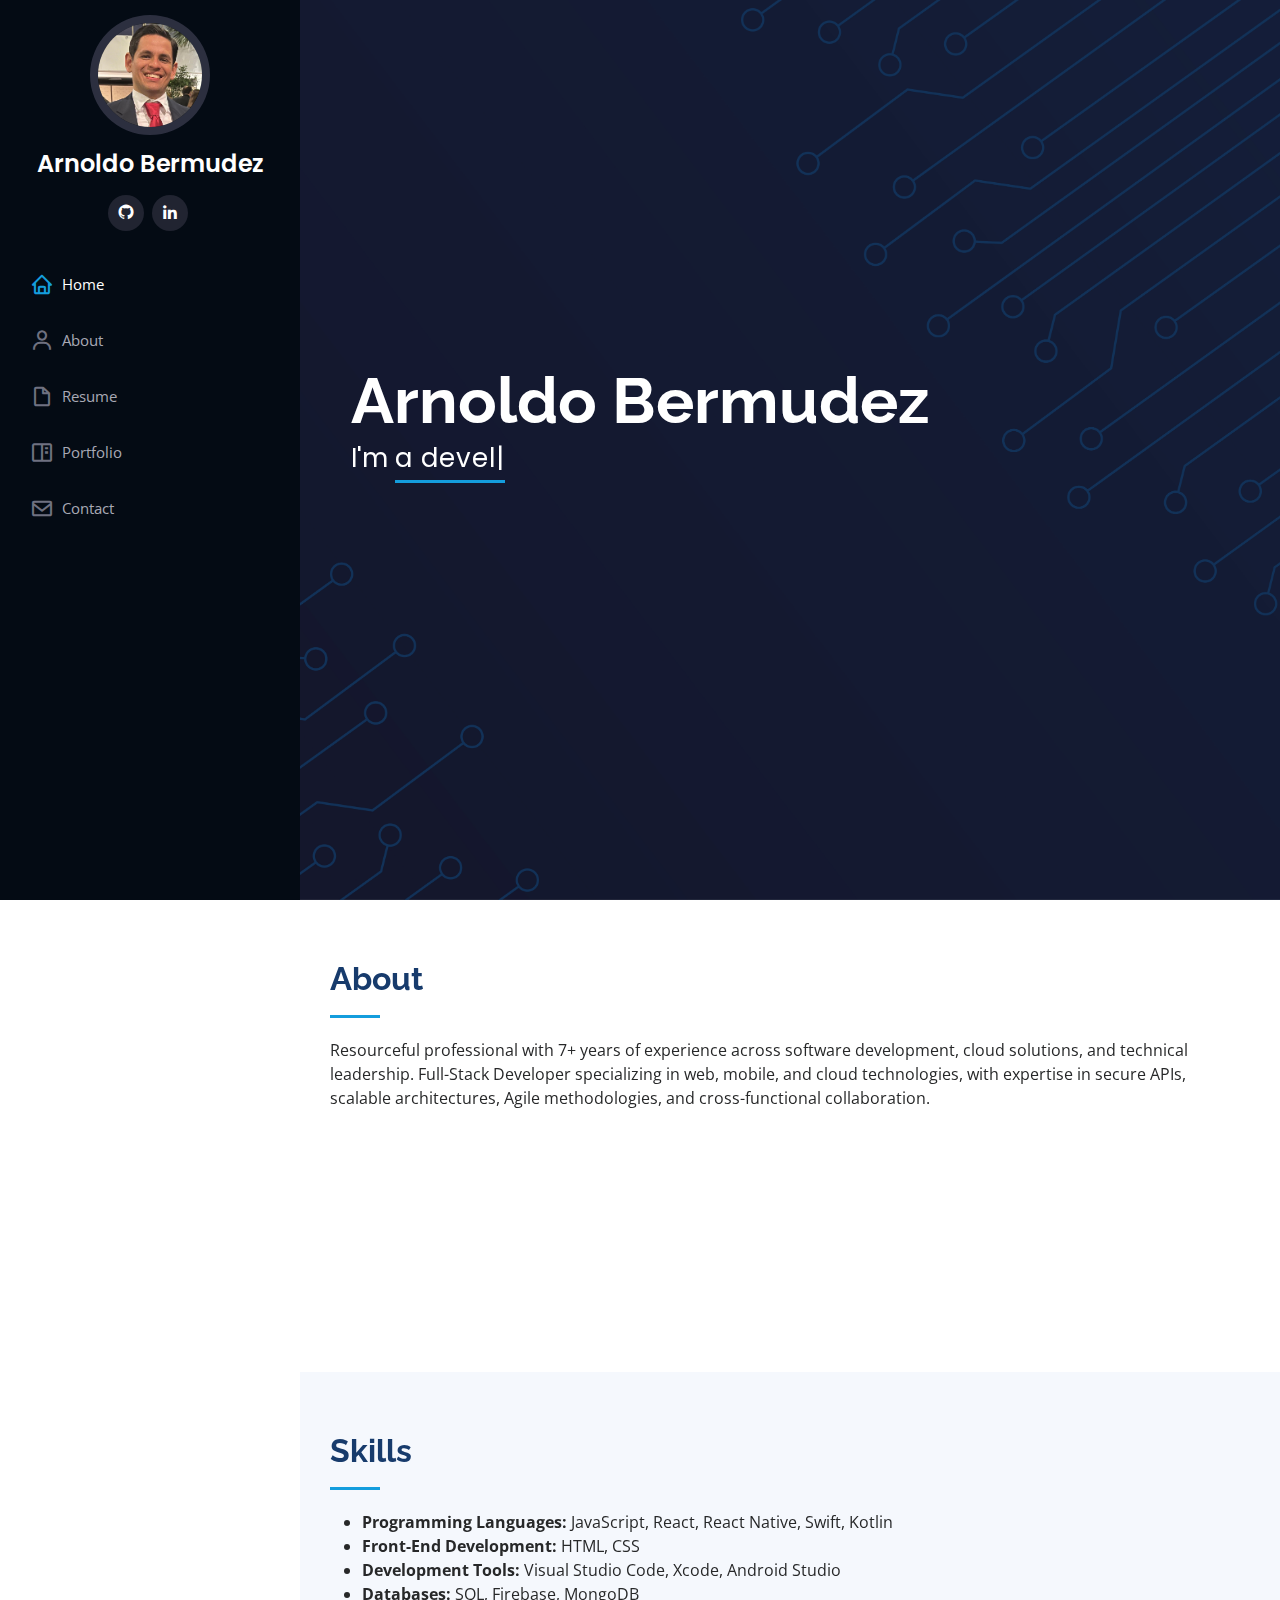
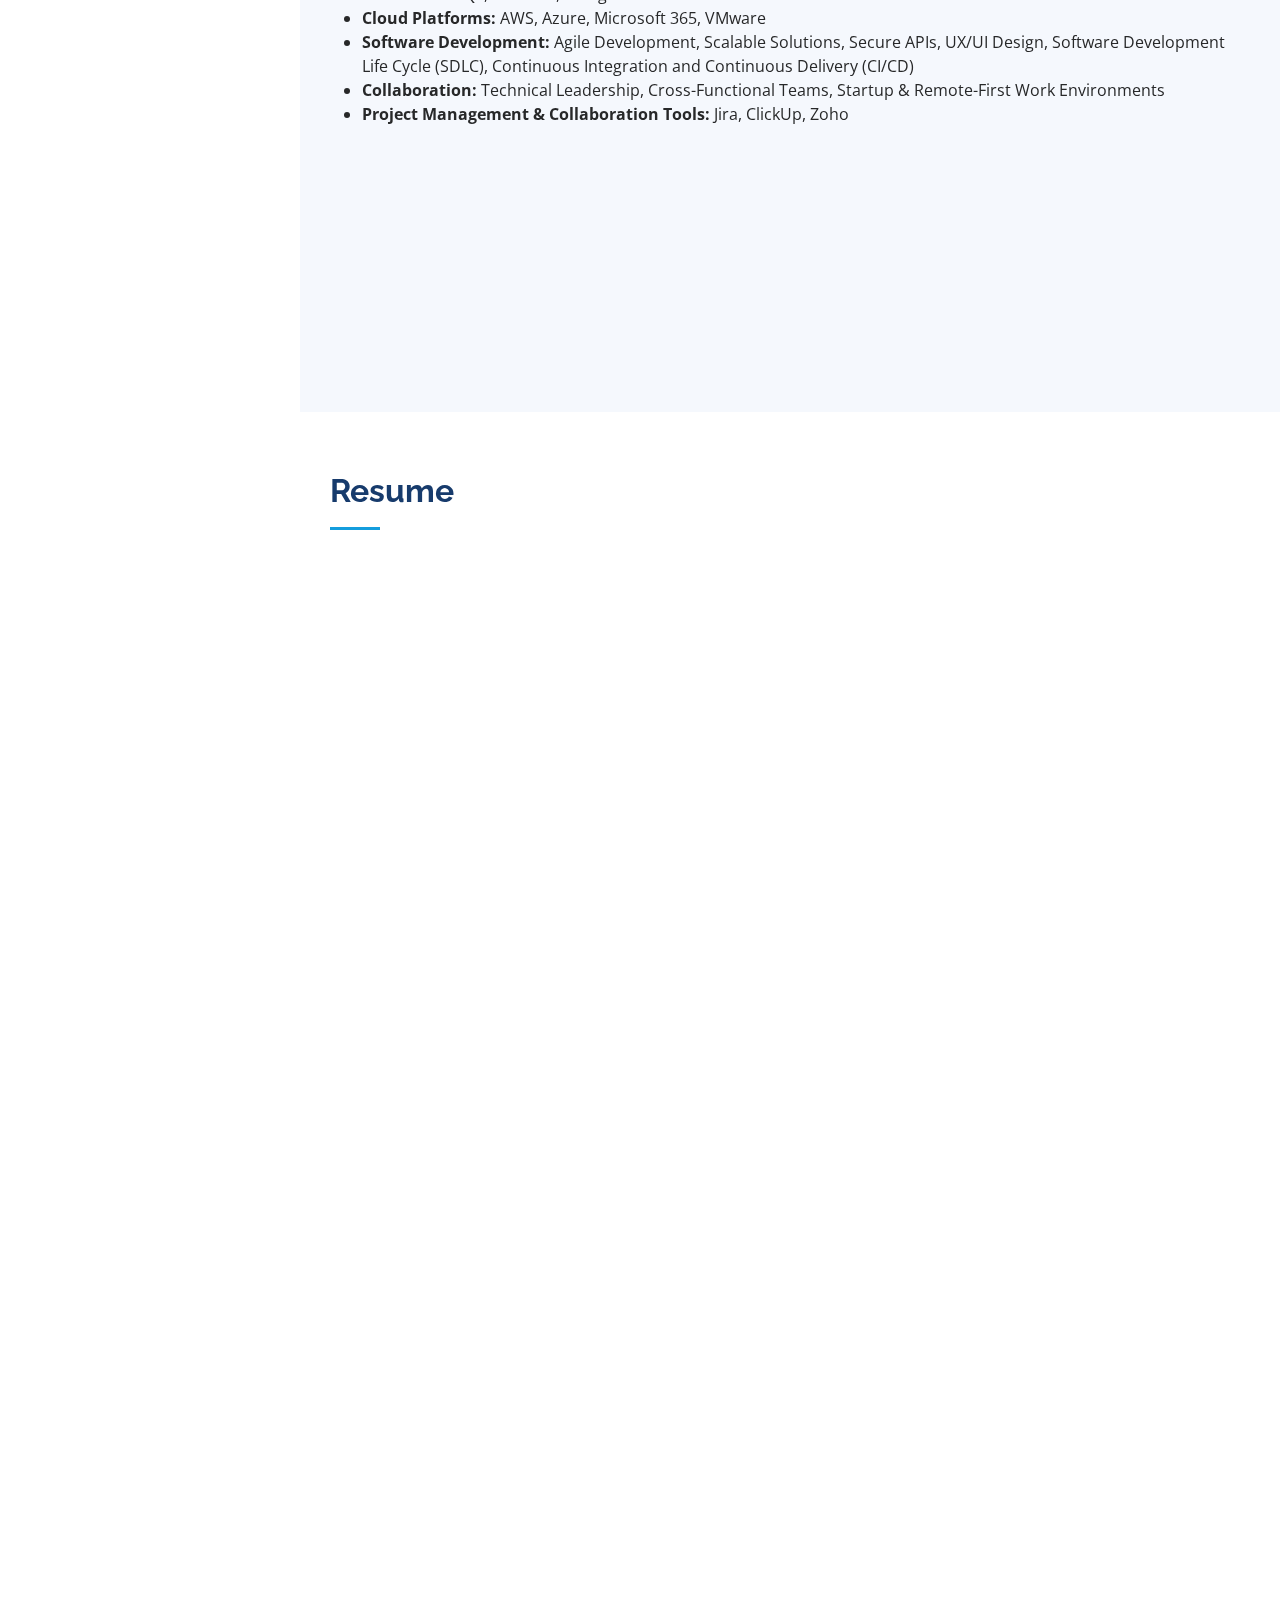
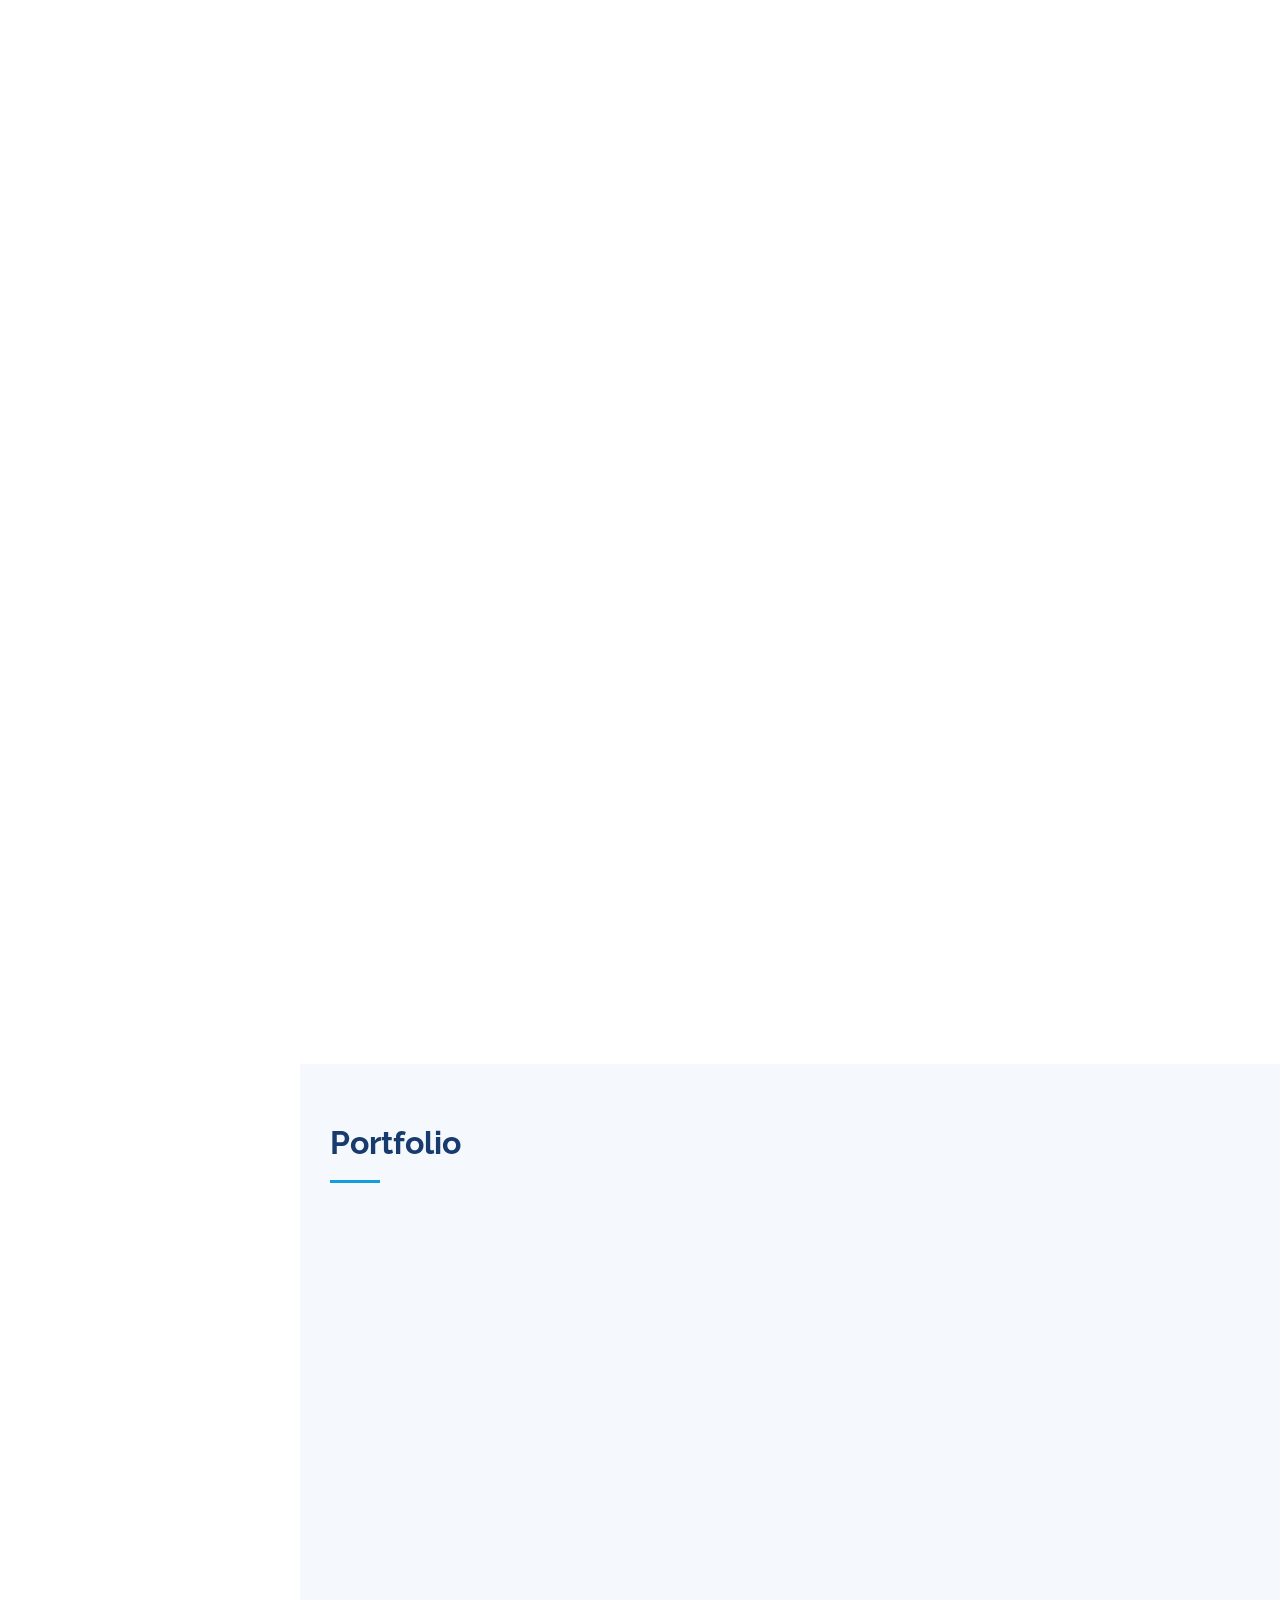
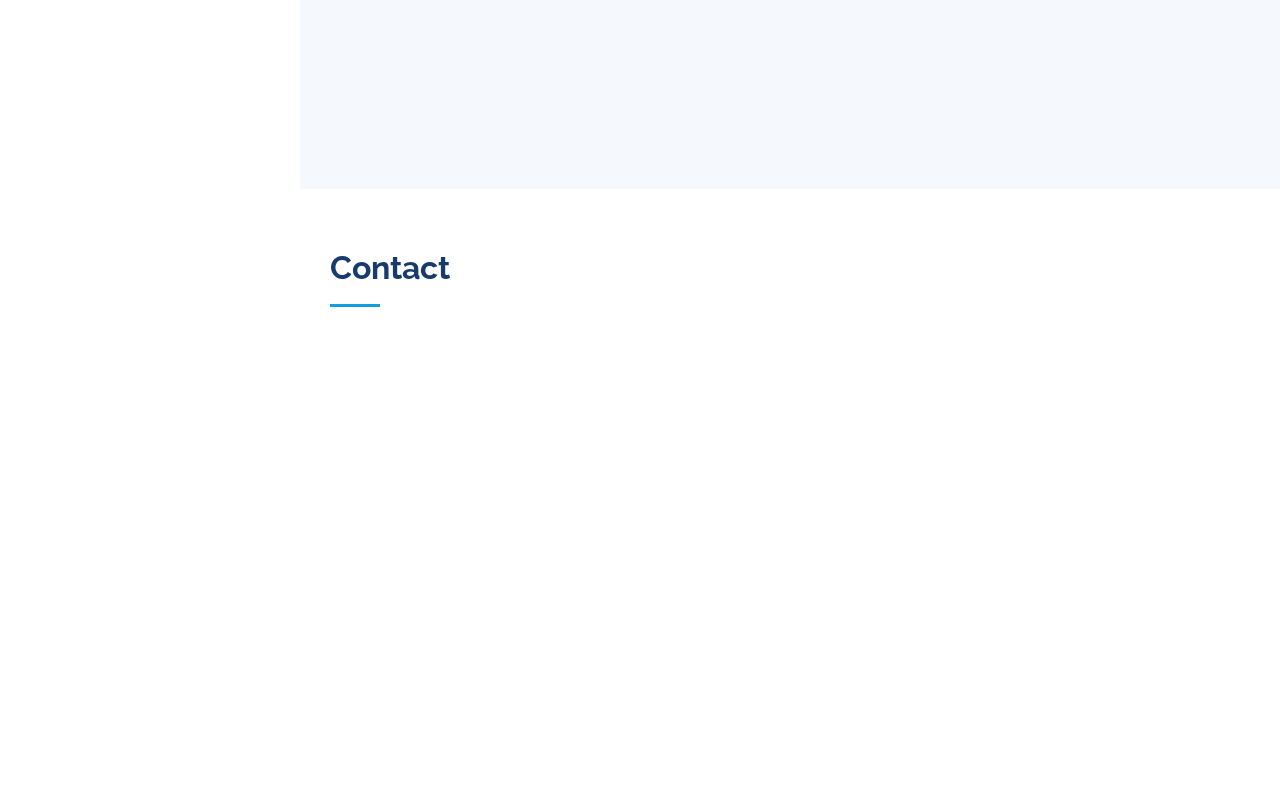
<file: index.html>
<!DOCTYPE html>
<html lang="en">

<head>
  <meta charset="utf-8">
  <meta content="width=device-width, initial-scale=1.0" name="viewport">

  <title>Arnoldo Bermudez Portfolio Website</title>
  <meta content="" name="description">
  <meta content="" name="keywords">

  <!-- Favicons -->
  <link href="assets/img/favicon.png" rel="icon">
  <link href="assets/img/apple-touch-icon.png" rel="apple-touch-icon">

  <!-- Google Fonts -->
  <link
    href="https://fonts.googleapis.com/css?family=Open+Sans:300,300i,400,400i,600,600i,700,700i|Raleway:300,300i,400,400i,500,500i,600,600i,700,700i|Poppins:300,300i,400,400i,500,500i,600,600i,700,700i"
    rel="stylesheet">

  <!-- Vendor CSS Files -->
  <link href="assets/vendor/aos/aos.css" rel="stylesheet">
  <link href="assets/vendor/bootstrap/css/bootstrap.min.css" rel="stylesheet">
  <link href="assets/vendor/bootstrap-icons/bootstrap-icons.css" rel="stylesheet">
  <link href="assets/vendor/boxicons/css/boxicons.min.css" rel="stylesheet">
  <link href="assets/vendor/glightbox/css/glightbox.min.css" rel="stylesheet">
  <link href="assets/vendor/swiper/swiper-bundle.min.css" rel="stylesheet">

  <!-- Template Main CSS File -->
  <link href="assets/css/style.css" rel="stylesheet">

  <!-- =======================================================
  * Template Name: iPortfolio
  * Updated: Sep 18 2023 with Bootstrap v5.3.2
  * Template URL: https://bootstrapmade.com/iportfolio-bootstrap-portfolio-websites-template/
  * Author: BootstrapMade.com
  * License: https://bootstrapmade.com/license/
  ======================================================== -->
</head>

<body>

  <!-- ======= Mobile nav toggle button ======= -->
  <i class="bi bi-list mobile-nav-toggle d-xl-none"></i>

  <!-- ======= Header ======= -->
  <header id="header">
    <div class="d-flex flex-column">

      <div class="profile">
        <img src="assets/img/arnoldopic.jpg" alt="" class="img-fluid rounded-circle">
        <h1 class="text-light"><a href="index.html">Arnoldo Bermudez</a></h1>
        <div class="social-links mt-3 text-center">
          <a href="https://github.com/armabecu" target="_blank" class="github"><i class="bx bxl-github"></i></a>
          <a href="https://www.linkedin.com/in/arnoldo-m-bermudez-371217135/" target="_blank" class="linkedin"><i
              class="bx bxl-linkedin"></i></a>
        </div>
      </div>

      <nav id="navbar" class="nav-menu navbar">
        <ul>
          <li><a href="#hero" class="nav-link scrollto active"><i class="bx bx-home"></i> <span>Home</span></a></li>
          <li><a href="#about" class="nav-link scrollto"><i class="bx bx-user"></i> <span>About</span></a></li>
          <li><a href="#resume" class="nav-link scrollto"><i class="bx bx-file-blank"></i> <span>Resume</span></a></li>
          <li><a href="#portfolio" class="nav-link scrollto"><i class="bx bx-book-content"></i>
              <span>Portfolio</span></a></li>
          <li><a href="#contact" class="nav-link scrollto"><i class="bx bx-envelope"></i> <span>Contact</span></a></li>
        </ul>
      </nav><!-- .nav-menu -->
    </div>
  </header><!-- End Header -->

  <!-- ======= Hero Section ======= -->
  <section id="hero" class="d-flex flex-column justify-content-center align-items-center">
    <div class="hero-container" data-aos="fade-in">
      <h1>Arnoldo Bermudez</h1>
      <p>I'm <span class="typed" data-typed-items="a developer, an Engineer, a problem Solver"></span></p>
    </div>
  </section><!-- End Hero -->

  <main id="main">

    <!-- ======= About Section ======= -->
    <section id="about" class="about">
      <div class="container">

        <div class="section-title">
          <h2>About</h2>
          <p>Resourceful professional with 7+ years of experience across software development, cloud solutions, and technical
leadership. Full-Stack Developer specializing in web, mobile, and cloud technologies, with expertise in secure APIs,
scalable architectures, Agile methodologies, and cross-functional collaboration. </p>
        </div>

        <div class="row">
          <!-- <div class="col-lg-4" data-aos="fade-right">
            <img src="assets/img/profile-img.jpg" class="img-fluid" alt="">
          </div> -->
          <div class="col-lg-8 pt-4 pt-lg-0 content" data-aos="fade-left">
            <h3>App and Web Developer.</h3>
            <div class="row">
              <div class="col-lg-6">
                <ul>
                  <li><i class="bi bi-chevron-right"></i> <strong>Birthday:</strong> <span>August 29th, 1996</span></li>
                  <!-- <li><i class="bi bi-chevron-right"></i> <strong>Website:</strong> <span>www.example.com</span></li> -->
                  <li><i class="bi bi-chevron-right"></i> <strong>Phone:</strong> <span>+1 437 313 5566</span></li>
                  <li><i class="bi bi-chevron-right"></i> <strong>City:</strong> <span>Toronto, Canada</span></li>
                </ul>
              </div>
              <div class="col-lg-6">
                <ul>
                  <li><i class="bi bi-chevron-right"></i> <strong>Age:</strong> <span>28</span></li>
                  <!-- <li><i class="bi bi-chevron-right"></i> <strong>Degree:</strong> <span>Master</span></li> -->
                  <li><i class="bi bi-chevron-right"></i> <strong>Email:</strong> <span>armabecu@gmail.com</span></li>
                  <li><i class="bi bi-chevron-right"></i> <strong>Freelance:</strong> <span>Available</span></li>
                </ul>
              </div>
            </div>
          </div>
        </div>

      </div>
    </section><!-- End About Section -->

    <!-- ======= Skills Section ======= -->
    <section id="skills" class="skills section-bg">
      <div class="container">

        <div class="section-title">
          <h2>Skills</h2>
          <ul>

<li><strong>Programming Languages:</strong> JavaScript, React, React Native, Swift, Kotlin</li>
<li><strong>Front-End Development:</strong> HTML, CSS</li>
<li><strong>Development Tools:</strong> Visual Studio Code, Xcode, Android Studio</li>
<li><strong>Databases:</strong> SQL, Firebase, MongoDB</li>
<li><strong>Cloud Platforms:</strong> AWS, Azure, Microsoft 365, VMware</li>
<li><strong>Software Development:</strong> Agile Development, Scalable Solutions, Secure APIs, UX/UI Design, Software Development Life Cycle (SDLC), Continuous Integration and Continuous Delivery (CI/CD)</li>
<li><strong>Collaboration:</strong> Technical Leadership, Cross-Functional Teams, Startup & Remote-First Work Environments</li>
<li><strong>Project Management & Collaboration Tools:</strong> Jira, ClickUp, Zoho</li>


          </ul>


        </div>

        <div class="row skills-content">

          <div class="col-lg-6" data-aos="fade-up">

            <div class="progress">
              <span class="skill">Kotlin <i class="val">80%</i></span>
              <div class="progress-bar-wrap">
                <div class="progress-bar" role="progressbar" aria-valuenow="80" aria-valuemin="0" aria-valuemax="100">
                </div>
              </div>
            </div>

            <div class="progress">
              <span class="skill">Swift <i class="val">90%</i></span>
              <div class="progress-bar-wrap">
                <div class="progress-bar" role="progressbar" aria-valuenow="90" aria-valuemin="0" aria-valuemax="100">
                </div>
              </div>
            </div>

            <div class="progress">
              <span class="skill">JavaScript <i class="val">90%</i></span>
              <div class="progress-bar-wrap">
                <div class="progress-bar" role="progressbar" aria-valuenow="90" aria-valuemin="0" aria-valuemax="100">
                </div>
              </div>
            </div>

          </div>

          <div class="col-lg-6" data-aos="fade-up" data-aos-delay="100">

            <div class="progress">
              <span class="skill">React Native <i class="val">90%</i></span>
              <div class="progress-bar-wrap">
                <div class="progress-bar" role="progressbar" aria-valuenow="90" aria-valuemin="0" aria-valuemax="100">
                </div>
              </div>
            </div>

            <div class="progress">
              <span class="skill">WordPress <i class="val">80%</i></span>
              <div class="progress-bar-wrap">
                <div class="progress-bar" role="progressbar" aria-valuenow="80" aria-valuemin="0" aria-valuemax="100">
                </div>
              </div>
            </div>

            <div class="progress">
              <span class="skill">HTML/CSS <i class="val">55%</i></span>
              <div class="progress-bar-wrap">
                <div class="progress-bar" role="progressbar" aria-valuenow="85" aria-valuemin="0" aria-valuemax="100">
                </div>
              </div>
            </div>

          </div>

        </div>

      </div>
    </section><!-- End Skills Section -->

    <!-- ======= Resume Section ======= -->
    <section id="resume" class="resume">
      <div class="container">

        <div class="section-title">
          <h2>Resume</h2>
        </div>

        <div class="row">
          <div class="col-lg-6" data-aos="fade-up">
            <h3 class="resume-title">Summary</h3>
            <div class="resume-item pb-0">
              <h4>Arnoldo Bermudez</h4>
              <p><em>Mobile App Developer and Information Systems Engineer. A hard-working and self-motivated individual,
                  well-versed in full stack web and mobile app development</em></p>
              <ul>
                <li>Toronto, Ontario, Canada</li>
                <li>+1 437 313 5566</li>
                <li>armabecu@gmail.com</li>
              </ul>
            </div>

            <h3 class="resume-title">Education</h3>
            <div class="resume-item">
    <h4>Cloud Computing Technologies Program (Postgraduate)</h4>
    <h5>Jan 2024 – Dec 2024</h5>
    <p><em>George Brown College - Toronto, Ontario</em></p>
    <h6>KEY Courses/Concepts:</h6>
    <ul>
        <li>Specialized in cloud-based application architecture, AWS & Microsoft Azure, network security, and Windows/Linux server management.</li>
        <li>Designed and deployed scalable cloud solutions using Azure and AWS services.</li>
    </ul>
</div>

            <div class="resume-item">
              <h4>Mobile Application Development and Strategy (Postgraduate)</h4>
              <h5>Jan 2023 - Dec 2023</h5>
              <p><em>George Brown College - Toronto, Ontario</em></p>
              <h6>KEY Courses/concepts:</h6>
              <ul>
                <li>Advanced Android Development: Advanced topics on Android development, such as working with
                  databases, handling background tasks, proper usage of the application lifecycle and integrating APIs.
                </li>
                <li>Full Stack Development: Overview of full stack development, which involved working on both the
                  client-side and server-side of applications. It covered topics such as front-end frameworks, back-end
                  programming languages, and database management.
                </li>
                <li>Swift Fundamentals: Swift is the programming language used for iOS app development. This course
                  covered the basics of Swift programming, including syntax, data types, and control flow
                </li>
              </ul>
            </div>
            <div class="resume-item">
              <h4>Bachelor of Information Systems Engineering</h4>
              <h5>Aug 2015 - Feb 2020</h5>
              <p><em>Universidad Americana (UAM) - Managua, Nicaragua</em></p>
              <ul>
                <li>This major was designed to train professionals to design and manage communication networks, develop
                  software applications, implement and administer databases, and ensure computer security systems, while
                  also providing knowledge in auditing information systems.
                </li>
              </ul>
            </div>
          </div>
          <div class="col-lg-6" data-aos="fade-up" data-aos-delay="100">
            <h3 class="resume-title">Professional Experience</h3>
            <div class="resume-item">
    <h4>Front-End Developer | Mobile Application Development Lead (Internship)</h4>
    <h5>Sep 2024 – Dec 2024</h5>
    <p><em>BizBridge | Toronto, Ontario</em></p>
    <ul>
        <li>Researched and implemented new technologies to enhance application performance and functionality.</li>
        <li>Developed and optimized web-based user interfaces using React.js and JavaScript (ES6+).</li>
        <li>Integrated RESTful APIs for seamless data exchange, improving system efficiency.</li>
        <li>Modified and maintained technical documentation to reflect software design updates.</li>
        <li>Participated in Agile sprint planning and daily stand-ups, effectively collaborating with cross-functional teams.</li>
    </ul>
</div>

            <div class="resume-item">
              <h4>Co-Founder/Customer Success Manager</h4>
              <h5>Dec 2020 - Present</h5>
              <p><em>DexHive Solutions Inc - Managua, Nicaragua</em></p>
              <ul>
                <li>Established a customer service company from scratch resulting in obtaining a major client in the
                  first few months. </li>
                <li>Trained the first wave of agents specifically in troubleshooting skills, resulting in high-quality
                  service for our client.</li>
                <li>Developed and implemented industry-relevant automations that allow the company to analyze efficiency
                  and performance.</li>
                <li>Currently managing 32 employees remotely </li>
                <li>Regularly planning meetings to maintain communication with team members and engage in discussions
                  regarding performance.</li>
                <li>Consistently staying up to date with industry-relevant technologies and frameworks. </li>
              </ul>
            </div>
            <div class="resume-item">
  <h4>Information Systems Analyst Consultant</h4>
  <h5>Nov 2020 - Jan 2023</h5>
  <p><em>Web Line World - Managua, Nicaragua (Hybrid)</em></p>
  <ul>
    <li>Analyzed business processes, aligning IT solutions with client needs and increasing operational efficiency by 30%.</li>
    <li>Supported the planning and implementation of scalable cloud-based systems, improving system performance and adaptability by 40%.</li>
    <li>Researched and recommended emerging technologies, optimizing business operations and enhancing competitiveness by 25%.</li>
  </ul>
</div>

            <div class="resume-item">
              <h4>Information Systems Programmer</h4>
              <h5>Jan 2017 - Nov 2020</h5>
              <p><em>Responsive Answering Service/Managua Call Center - Managua, Nicaragua</em></p>
              <ul>
                <li>Developed over 100+ algorithms tailored to each client's needs by applying logical concepts to
                  provide the most efficient service.</li>
                <li>Diagnosed multiple system errors which resulted in enhanced system stability and reliability.</li>
                <li>Troubleshooted and tested accounts in a timely manner to prevent any major system disruption.</li>
                <li>Accomplished a major system migration that resulted in increased security, improved functionality
                  and business agility. </li>
                <li>Maintained effective communication with other relevant departments, such as sales, marketing, and
                  managers, to discuss and implement business strategies relevant to the position.</li>
              </ul>
            </div>
          </div>
        </div>

      </div>
    </section><!-- End Resume Section -->

    <!-- ======= Portfolio Section ======= -->
    <section id="portfolio" class="portfolio section-bg">
      <div class="container">

        <div class="section-title">
          <h2>Portfolio</h2>
        </div>

        <!-- <div class="row" data-aos="fade-up">
          <div class="col-lg-12 d-flex justify-content-center">
            <ul id="portfolio-flters">
              <li data-filter="*" class="filter-active">All</li>
              <li data-filter=".filter-app">App</li>
              <li data-filter=".filter-card">Card</li>
              <li data-filter=".filter-web">Web</li>
            </ul>
          </div>
        </div> -->

        <div class="row portfolio-container" data-aos="fade-up" data-aos-delay="100">

          <div class="col-lg-4 col-md-6 portfolio-item filter-app">
            <div class="portfolio-wrap">
              <img src="assets/img/portfolio/sportlyst.jpg" class="img-fluid" alt="">
              <div class="portfolio-links">
                <a href="assets/img/portfolio/sportlyst.jpg" data-gallery="portfolioGallery"
                  class="portfolio-lightbox" title="Sportlyst App"><i class="bx bx-plus"></i></a>
                <a href="https://github.com/AayRatt/Sportlyst" target="_blank" title="See project in Github"><i class="bx bx-link"></i></a>
              </div>
            </div>
          </div>

          <div class="col-lg-4 col-md-6 portfolio-item filter-web">
            <div class="portfolio-wrap">
              <img src="assets/img/portfolio/rental.jpg" class="img-fluid" alt="">
              <div class="portfolio-links">
                <a href="assets/img/portfolio/rental.jpg" data-gallery="portfolioGallery"
                  class="portfolio-lightbox" title="Car Rental App"><i class="bx bx-plus"></i></a>
                <a href="https://github.com/armabecu/UserApp" target="_blank" title="See project in Github"><i class="bx bx-link"></i></a>
              </div>
            </div>
          </div>

          <div class="col-lg-4 col-md-6 portfolio-item filter-app">
            <div class="portfolio-wrap">
              <img src="assets/img/portfolio/seatgeek.jpg" class="img-fluid" alt="">
              <div class="portfolio-links">
                <a href="assets/img/portfolio/seatgeek.jpg" data-gallery="portfolioGallery"
                  class="portfolio-lightbox" title="Event Finder App"><i class="bx bx-plus"></i></a>
                <a href="https://github.com/armabecu"  target="_blank" title="See project in Github"><i class="bx bx-link"></i></a>
              </div>
            </div>
          </div>

          <div class="col-lg-4 col-md-6 portfolio-item filter-card">
            <div class="portfolio-wrap">
              <img src="assets/img/portfolio/parks.jpg" class="img-fluid" alt="">
              <div class="portfolio-links">
                <a href="assets/img/portfolio/parks.jpg" data-gallery="portfolioGallery"
                  class="portfolio-lightbox" title="National Parks App"><i class="bx bx-plus"></i></a>
                <a href="https://github.com/armabecu/USNationalParks" target="_blank"  title="See project in Github"><i class="bx bx-link"></i></a>
              </div>
            </div>
          </div>

          <!-- <div class="col-lg-4 col-md-6 portfolio-item filter-web">
            <div class="portfolio-wrap">
              <img src="assets/img/portfolio/portfolio-5.jpg" class="img-fluid" alt="">
              <div class="portfolio-links">
                <a href="assets/img/portfolio/portfolio-5.jpg" data-gallery="portfolioGallery"
                  class="portfolio-lightbox" title="Web 2"><i class="bx bx-plus"></i></a>
                <a href="portfolio-details.html" title="See project in Github"><i class="bx bx-link"></i></a>
              </div>
            </div>
          </div> -->

          <!-- <div class="col-lg-4 col-md-6 portfolio-item filter-app">
            <div class="portfolio-wrap">
              <img src="assets/img/portfolio/portfolio-6.jpg" class="img-fluid" alt="">
              <div class="portfolio-links">
                <a href="assets/img/portfolio/portfolio-6.jpg" data-gallery="portfolioGallery"
                  class="portfolio-lightbox" title="App 3"><i class="bx bx-plus"></i></a>
                <a href="portfolio-details.html" title="See project in Github"><i class="bx bx-link"></i></a>
              </div>
            </div>
          </div>

          <div class="col-lg-4 col-md-6 portfolio-item filter-card">
            <div class="portfolio-wrap">
              <img src="assets/img/portfolio/portfolio-7.jpg" class="img-fluid" alt="">
              <div class="portfolio-links">
                <a href="assets/img/portfolio/portfolio-7.jpg" data-gallery="portfolioGallery"
                  class="portfolio-lightbox" title="Card 1"><i class="bx bx-plus"></i></a>
                <a href="portfolio-details.html" title="See project in Github"><i class="bx bx-link"></i></a>
              </div>
            </div>
          </div>

          <div class="col-lg-4 col-md-6 portfolio-item filter-card">
            <div class="portfolio-wrap">
              <img src="assets/img/portfolio/portfolio-8.jpg" class="img-fluid" alt="">
              <div class="portfolio-links">
                <a href="assets/img/portfolio/portfolio-8.jpg" data-gallery="portfolioGallery"
                  class="portfolio-lightbox" title="Card 3"><i class="bx bx-plus"></i></a>
                <a href="portfolio-details.html" title="See project in Github"><i class="bx bx-link"></i></a>
              </div>
            </div>
          </div>

          <div class="col-lg-4 col-md-6 portfolio-item filter-web">
            <div class="portfolio-wrap">
              <img src="assets/img/portfolio/portfolio-9.jpg" class="img-fluid" alt="">
              <div class="portfolio-links">
                <a href="assets/img/portfolio/portfolio-9.jpg" data-gallery="portfolioGallery"
                  class="portfolio-lightbox" title="Web 3"><i class="bx bx-plus"></i></a>
                <a href="portfolio-details.html" title="See project in Github"><i class="bx bx-link"></i></a>
              </div>
            </div>
          </div> -->

        </div>

      </div>
    </section><!-- End Portfolio Section -->

    <!-- ======= Contact Section ======= -->
    <section id="contact" class="contact">
      <div class="container">

        <div class="section-title">
          <h2>Contact</h2>
        </div>

        <div class="row" data-aos="fade-in">

          <div class="col-lg-5 d-flex align-items-stretch">
            <div class="info">
              <div class="address">
                <i class="bi bi-geo-alt"></i>
                <h4>Location:</h4>
                <p>Toronto, Ontario</p>
              </div>

              <div class="email">
                <i class="bi bi-envelope"></i>
                <h4>Email:</h4>
                <p>armabecu@gmail.com</p>
              </div>

              <div class="phone">
                <i class="bi bi-phone"></i>
                <h4>Call:</h4>
                <p>+1 437 313 5566</p>
              </div>
            </div>

          </div>

          <!-- <div class="col-lg-7 mt-5 mt-lg-0 d-flex align-items-stretch">
            <form action="forms/contact.php" method="post" role="form" class="php-email-form">
              <div class="row">
                <div class="form-group col-md-6">
                  <label for="name">Your Name</label>
                  <input type="text" name="name" class="form-control" id="name" required>
                </div>
                <div class="form-group col-md-6">
                  <label for="name">Your Email</label>
                  <input type="email" class="form-control" name="email" id="email" required>
                </div>
              </div>
              <div class="form-group">
                <label for="name">Subject</label>
                <input type="text" class="form-control" name="subject" id="subject" required>
              </div>
              <div class="form-group">
                <label for="name">Message</label>
                <textarea class="form-control" name="message" rows="10" required></textarea>
              </div>
              <div class="my-3">
                <div class="loading">Loading</div>
                <div class="error-message"></div>
                <div class="sent-message">Your message has been sent. Thank you!</div>
              </div>
              <div class="text-center"><button type="submit">Send Message</button></div>
            </form>
          </div> -->

        </div>

      </div>
    </section><!-- End Contact Section -->

  </main><!-- End #main -->

  <!-- ======= Footer ======= -->
  <footer id="footer">
    <div class="container">
      <div class="copyright">
        &copy; Copyright <strong><span>iPortfolio</span></strong>
      </div>
      <div class="credits">
        <!-- All the links in the footer should remain intact. -->
        <!-- You can delete the links only if you purchased the pro version. -->
        <!-- Licensing information: https://bootstrapmade.com/license/ -->
        <!-- Purchase the pro version with working PHP/AJAX contact form: https://bootstrapmade.com/iportfolio-bootstrap-portfolio-websites-template/ -->
        Designed by <a href="https://bootstrapmade.com/">BootstrapMade</a>
      </div>
    </div>
  </footer><!-- End  Footer -->

  <a href="#" class="back-to-top d-flex align-items-center justify-content-center"><i
      class="bi bi-arrow-up-short"></i></a>

  <!-- Vendor JS Files -->
  <script src="assets/vendor/purecounter/purecounter_vanilla.js"></script>
  <script src="assets/vendor/aos/aos.js"></script>
  <script src="assets/vendor/bootstrap/js/bootstrap.bundle.min.js"></script>
  <script src="assets/vendor/glightbox/js/glightbox.min.js"></script>
  <script src="assets/vendor/isotope-layout/isotope.pkgd.min.js"></script>
  <script src="assets/vendor/swiper/swiper-bundle.min.js"></script>
  <script src="assets/vendor/typed.js/typed.umd.js"></script>
  <script src="assets/vendor/waypoints/noframework.waypoints.js"></script>
  <script src="assets/vendor/php-email-form/validate.js"></script>

  <!-- Template Main JS File -->
  <script src="assets/js/main.js"></script>

</body>

</html>
</file>
<file: assets/css/style.css>
/**
* Template Name: iPortfolio
* Updated: Sep 18 2023 with Bootstrap v5.3.2
* Template URL: https://bootstrapmade.com/iportfolio-bootstrap-portfolio-websites-template/
* Author: BootstrapMade.com
* License: https://bootstrapmade.com/license/
*/

/*--------------------------------------------------------------
# General
--------------------------------------------------------------*/
body {
  font-family: "Open Sans", sans-serif;
  color: #272829;
}

a {
  color: #149ddd;
  text-decoration: none;
}

a:hover {
  color: #37b3ed;
  text-decoration: none;
}

h1,
h2,
h3,
h4,
h5,
h6 {
  font-family: "Raleway", sans-serif;
}

/*--------------------------------------------------------------
# Back to top button
--------------------------------------------------------------*/
.back-to-top {
  position: fixed;
  visibility: hidden;
  opacity: 0;
  right: 15px;
  bottom: 15px;
  z-index: 996;
  background: #149ddd;
  width: 40px;
  height: 40px;
  border-radius: 50px;
  transition: all 0.4s;
}

.back-to-top i {
  font-size: 28px;
  color: #fff;
  line-height: 0;
}

.back-to-top:hover {
  background: #2eafec;
  color: #fff;
}

.back-to-top.active {
  visibility: visible;
  opacity: 1;
}

/*--------------------------------------------------------------
# Header
--------------------------------------------------------------*/
#header {
  position: fixed;
  top: 0;
  left: 0;
  bottom: 0;
  width: 300px;
  transition: all ease-in-out 0.5s;
  z-index: 9997;
  transition: all 0.5s;
  padding: 0 15px;
  background: #040b14;
  overflow-y: auto;
}

#header .profile img {
  margin: 15px auto;
  display: block;
  width: 120px;
  border: 8px solid #2c2f3f;
}

#header .profile h1 {
  font-size: 24px;
  margin: 0;
  padding: 0;
  font-weight: 600;
  -moz-text-align-last: center;
  text-align-last: center;
  font-family: "Poppins", sans-serif;
}

#header .profile h1 a,
#header .profile h1 a:hover {
  color: #fff;
  text-decoration: none;
}

#header .profile .social-links a {
  font-size: 18px;
  display: inline-block;
  background: #212431;
  color: #fff;
  line-height: 1;
  padding: 8px 0;
  margin-right: 4px;
  border-radius: 50%;
  text-align: center;
  width: 36px;
  height: 36px;
  transition: 0.3s;
}

#header .profile .social-links a:hover {
  background: #149ddd;
  color: #fff;
  text-decoration: none;
}

#main {
  margin-left: 300px;
}

.container,
.container-fluid {
  padding-left: 30px;
  padding-right: 30px;
}

@media (max-width: 1199px) {
  #header {
    left: -300px;
  }

  #main {
    margin-left: 0;
  }

  .container,
  .container-fluid {
    padding-left: 12px;
    padding-right: 12px;
  }
}

/*--------------------------------------------------------------
# Navigation Menu
--------------------------------------------------------------*/
/* Desktop Navigation */
.nav-menu {
  padding: 30px 0 0 0;
}

.nav-menu * {
  margin: 0;
  padding: 0;
  list-style: none;
}

.nav-menu>ul>li {
  position: relative;
  white-space: nowrap;
}

.nav-menu a,
.nav-menu a:focus {
  display: flex;
  align-items: center;
  color: #a8a9b4;
  padding: 12px 15px;
  margin-bottom: 8px;
  transition: 0.3s;
  font-size: 15px;
}

.nav-menu a i,
.nav-menu a:focus i {
  font-size: 24px;
  padding-right: 8px;
  color: #6f7180;
}

.nav-menu a:hover,
.nav-menu .active,
.nav-menu .active:focus,
.nav-menu li:hover>a {
  text-decoration: none;
  color: #fff;
}

.nav-menu a:hover i,
.nav-menu .active i,
.nav-menu .active:focus i,
.nav-menu li:hover>a i {
  color: #149ddd;
}

/* Mobile Navigation */
.mobile-nav-toggle {
  position: fixed;
  right: 15px;
  top: 15px;
  z-index: 9998;
  border: 0;
  font-size: 24px;
  transition: all 0.4s;
  outline: none !important;
  background-color: #149ddd;
  color: #fff;
  width: 40px;
  height: 40px;
  display: inline-flex;
  align-items: center;
  justify-content: center;
  line-height: 0;
  border-radius: 50px;
  cursor: pointer;
}

.mobile-nav-active {
  overflow: hidden;
}

.mobile-nav-active #header {
  left: 0;
}

/*--------------------------------------------------------------
# Hero Section
--------------------------------------------------------------*/
#hero {
  width: 100%;
  height: 100vh;
  background: url("../img/blue_technical_background_1.jpg") top center;
  background-size: cover;
}

#hero:before {
  content: "";
  background: rgba(5, 13, 24, 0.3);
  position: absolute;
  bottom: 0;
  top: 0;
  left: 0;
  right: 0;
  z-index: 1;
}

#hero .hero-container {
  position: relative;
  z-index: 2;
  min-width: 300px;
}

#hero h1 {
  margin: 0 0 10px 0;
  font-size: 64px;
  font-weight: 700;
  line-height: 56px;
  color: #fff;
}

#hero p {
  color: #fff;
  margin-bottom: 50px;
  font-size: 26px;
  font-family: "Poppins", sans-serif;
}

#hero p span {
  color: #fff;
  padding-bottom: 4px;
  letter-spacing: 1px;
  border-bottom: 3px solid #149ddd;
}

@media (min-width: 1024px) {
  #hero {
    background-attachment: fixed;
  }
}

@media (max-width: 768px) {
  #hero h1 {
    font-size: 28px;
    line-height: 36px;
  }

  #hero h2 {
    font-size: 18px;
    line-height: 24px;
    margin-bottom: 30px;
  }
}

/*--------------------------------------------------------------
# Sections General
--------------------------------------------------------------*/
section {
  padding: 60px 0;
  overflow: hidden;
}

.section-bg {
  background: #f5f8fd;
}

.section-title {
  padding-bottom: 30px;
}

.section-title h2 {
  font-size: 32px;
  font-weight: bold;
  margin-bottom: 20px;
  padding-bottom: 20px;
  position: relative;
  color: #173b6c;
}

.section-title h2::after {
  content: "";
  position: absolute;
  display: block;
  width: 50px;
  height: 3px;
  background: #149ddd;
  bottom: 0;
  left: 0;
}

.section-title p {
  margin-bottom: 0;
}

/*--------------------------------------------------------------
# About
--------------------------------------------------------------*/
.about .content h3 {
  font-weight: 700;
  font-size: 26px;
  color: #173b6c;
}

.about .content ul {
  list-style: none;
  padding: 0;
}

.about .content ul li {
  margin-bottom: 20px;
  display: flex;
  align-items: center;
}

.about .content ul strong {
  margin-right: 10px;
}

.about .content ul i {
  font-size: 16px;
  margin-right: 5px;
  color: #149ddd;
  line-height: 0;
}

.about .content p:last-child {
  margin-bottom: 0;
}

/*--------------------------------------------------------------
# Facts
--------------------------------------------------------------*/
.facts {
  padding-bottom: 30px;
}

.facts .count-box {
  padding: 30px;
  width: 100%;
}

.facts .count-box i {
  display: block;
  font-size: 44px;
  color: #149ddd;
  float: left;
  line-height: 0;
}

.facts .count-box span {
  font-size: 48px;
  line-height: 40px;
  display: block;
  font-weight: 700;
  color: #050d18;
  margin-left: 60px;
}

.facts .count-box p {
  padding: 15px 0 0 0;
  margin: 0 0 0 60px;
  font-family: "Raleway", sans-serif;
  font-size: 14px;
  color: #122f57;
}

.facts .count-box a {
  font-weight: 600;
  display: block;
  margin-top: 20px;
  color: #122f57;
  font-size: 15px;
  font-family: "Poppins", sans-serif;
  transition: ease-in-out 0.3s;
}

.facts .count-box a:hover {
  color: #1f5297;
}

/*--------------------------------------------------------------
# Akills
--------------------------------------------------------------*/
.skills .progress {
  height: 60px;
  display: block;
  background: none;
  border-radius: 0;
}

.skills .progress .skill {
  padding: 0;
  margin: 0 0 6px 0;
  text-transform: uppercase;
  display: block;
  font-weight: 600;
  font-family: "Poppins", sans-serif;
  color: #050d18;
}

.skills .progress .skill .val {
  float: right;
  font-style: normal;
}

.skills .progress-bar-wrap {
  background: #dce8f8;
  height: 10px;
}

.skills .progress-bar {
  width: 1px;
  height: 10px;
  transition: 0.9s;
  background-color: #149ddd;
}

/*--------------------------------------------------------------
# Resume
--------------------------------------------------------------*/
.resume .resume-title {
  font-size: 26px;
  font-weight: 700;
  margin-top: 20px;
  margin-bottom: 20px;
  color: #050d18;
}

.resume .resume-item {
  padding: 0 0 20px 20px;
  margin-top: -2px;
  border-left: 2px solid #1f5297;
  position: relative;
}

.resume .resume-item h4 {
  line-height: 18px;
  font-size: 18px;
  font-weight: 600;
  text-transform: uppercase;
  font-family: "Poppins", sans-serif;
  color: #050d18;
  margin-bottom: 10px;
}

.resume .resume-item h5 {
  font-size: 16px;
  background: #e4edf9;
  padding: 5px 15px;
  display: inline-block;
  font-weight: 600;
  margin-bottom: 10px;
}

.resume .resume-item ul {
  padding-left: 20px;
}

.resume .resume-item ul li {
  padding-bottom: 10px;
}

.resume .resume-item:last-child {
  padding-bottom: 0;
}

.resume .resume-item::before {
  content: "";
  position: absolute;
  width: 16px;
  height: 16px;
  border-radius: 50px;
  left: -9px;
  top: 0;
  background: #fff;
  border: 2px solid #1f5297;
}

/*--------------------------------------------------------------
# Portfolio
--------------------------------------------------------------*/
.portfolio .portfolio-item {
  margin-bottom: 30px;
}

.portfolio #portfolio-flters {
  padding: 0;
  margin: 0 auto 35px auto;
  list-style: none;
  text-align: center;
  background: #fff;
  border-radius: 50px;
  padding: 2px 15px;
}

.portfolio #portfolio-flters li {
  cursor: pointer;
  display: inline-block;
  padding: 10px 15px 8px 15px;
  font-size: 14px;
  font-weight: 600;
  line-height: 1;
  text-transform: uppercase;
  color: #272829;
  margin-bottom: 5px;
  transition: all 0.3s ease-in-out;
}

.portfolio #portfolio-flters li:hover,
.portfolio #portfolio-flters li.filter-active {
  color: #149ddd;
}

.portfolio #portfolio-flters li:last-child {
  margin-right: 0;
}

.portfolio .portfolio-wrap {
  transition: 0.3s;
  position: relative;
  overflow: hidden;
  z-index: 1;
}

.portfolio .portfolio-wrap::before {
  content: "";
  background: rgba(255, 255, 255, 0.5);
  position: absolute;
  left: 0;
  right: 0;
  top: 0;
  bottom: 0;
  transition: all ease-in-out 0.3s;
  z-index: 2;
  opacity: 0;
}

.portfolio .portfolio-wrap .portfolio-links {
  opacity: 1;
  left: 0;
  right: 0;
  bottom: -60px;
  z-index: 3;
  position: absolute;
  transition: all ease-in-out 0.3s;
  display: flex;
  justify-content: center;
}

.portfolio .portfolio-wrap .portfolio-links a {
  color: #fff;
  font-size: 28px;
  text-align: center;
  background: rgba(20, 157, 221, 0.75);
  transition: 0.3s;
  width: 50%;
}

.portfolio .portfolio-wrap .portfolio-links a:hover {
  background: rgba(20, 157, 221, 0.95);
}

.portfolio .portfolio-wrap .portfolio-links a+a {
  border-left: 1px solid #37b3ed;
}

.portfolio .portfolio-wrap:hover::before {
  top: 0;
  left: 0;
  right: 0;
  bottom: 0;
  opacity: 1;
}

.portfolio .portfolio-wrap:hover .portfolio-links {
  opacity: 1;
  bottom: 0;
}

/*--------------------------------------------------------------
# Portfolio Details
--------------------------------------------------------------*/
.portfolio-details {
  padding-top: 40px;
}

.portfolio-details .portfolio-details-slider img {
  width: 100%;
}

.portfolio-details .portfolio-details-slider .swiper-pagination {
  margin-top: 20px;
  position: relative;
}

.portfolio-details .portfolio-details-slider .swiper-pagination .swiper-pagination-bullet {
  width: 12px;
  height: 12px;
  background-color: #fff;
  opacity: 1;
  border: 1px solid #149ddd;
}

.portfolio-details .portfolio-details-slider .swiper-pagination .swiper-pagination-bullet-active {
  background-color: #149ddd;
}

.portfolio-details .portfolio-info {
  padding: 30px;
  box-shadow: 0px 0 30px rgba(5, 13, 24, 0.08);
}

.portfolio-details .portfolio-info h3 {
  font-size: 22px;
  font-weight: 700;
  margin-bottom: 20px;
  padding-bottom: 20px;
  border-bottom: 1px solid #eee;
}

.portfolio-details .portfolio-info ul {
  list-style: none;
  padding: 0;
  font-size: 15px;
}

.portfolio-details .portfolio-info ul li+li {
  margin-top: 10px;
}

.portfolio-details .portfolio-description {
  padding-top: 30px;
}

.portfolio-details .portfolio-description h2 {
  font-size: 26px;
  font-weight: 700;
  margin-bottom: 20px;
}

.portfolio-details .portfolio-description p {
  padding: 0;
}

/*--------------------------------------------------------------
# Services
--------------------------------------------------------------*/
.services .icon-box {
  margin-bottom: 20px;
}

.services .icon {
  float: left;
  display: flex;
  align-items: center;
  justify-content: center;
  width: 54px;
  height: 54px;
  background: #149ddd;
  border-radius: 50%;
  transition: 0.5s;
  border: 1px solid #149ddd;
}

.services .icon i {
  color: #fff;
  font-size: 24px;
  line-height: 0;
}

.services .icon-box:hover .icon {
  background: #fff;
}

.services .icon-box:hover .icon i {
  color: #149ddd;
}

.services .title {
  margin-left: 80px;
  font-weight: 700;
  margin-bottom: 15px;
  font-size: 18px;
}

.services .title a {
  color: #343a40;
}

.services .title a:hover {
  color: #149ddd;
}

.services .description {
  margin-left: 80px;
  line-height: 24px;
  font-size: 14px;
}

/*--------------------------------------------------------------
# Testimonials
--------------------------------------------------------------*/
.testimonials .testimonials-carousel,
.testimonials .testimonials-slider {
  overflow: hidden;
}

.testimonials .testimonial-item {
  box-sizing: content-box;
  text-align: center;
  min-height: 320px;
}

.testimonials .testimonial-item .testimonial-img {
  width: 90px;
  border-radius: 50%;
  margin: 0 auto;
}

.testimonials .testimonial-item h3 {
  font-size: 18px;
  font-weight: bold;
  margin: 10px 0 5px 0;
  color: #111;
}

.testimonials .testimonial-item h4 {
  font-size: 14px;
  color: #999;
  margin: 0;
}

.testimonials .testimonial-item .quote-icon-left,
.testimonials .testimonial-item .quote-icon-right {
  color: #c3e8fa;
  font-size: 26px;
}

.testimonials .testimonial-item .quote-icon-left {
  display: inline-block;
  left: -5px;
  position: relative;
}

.testimonials .testimonial-item .quote-icon-right {
  display: inline-block;
  right: -5px;
  position: relative;
  top: 10px;
}

.testimonials .testimonial-item p {
  font-style: italic;
  margin: 0 15px 15px 15px;
  padding: 20px;
  background: #fff;
  position: relative;
  margin-bottom: 35px;
  border-radius: 6px;
  box-shadow: 0px 2px 15px rgba(0, 0, 0, 0.1);
}

.testimonials .testimonial-item p::after {
  content: "";
  width: 0;
  height: 0;
  border-top: 20px solid #fff;
  border-right: 20px solid transparent;
  border-left: 20px solid transparent;
  position: absolute;
  bottom: -20px;
  left: calc(50% - 20px);
}

.testimonials .swiper-pagination {
  margin-top: 20px;
  position: relative;
}

.testimonials .swiper-pagination .swiper-pagination-bullet {
  width: 12px;
  height: 12px;
  background-color: #fff;
  opacity: 1;
  border: 1px solid #149ddd;
}

.testimonials .swiper-pagination .swiper-pagination-bullet-active {
  background-color: #149ddd;
}

/*--------------------------------------------------------------
# Contact
--------------------------------------------------------------*/
.contact {
  padding-bottom: 130px;
}

.contact .info {
  padding: 30px;
  background: #fff;
  width: 100%;
  box-shadow: 0 0 24px 0 rgba(0, 0, 0, 0.12);
}

.contact .info i {
  font-size: 20px;
  color: #149ddd;
  float: left;
  width: 44px;
  height: 44px;
  background: #dff3fc;
  display: flex;
  justify-content: center;
  align-items: center;
  border-radius: 50px;
  transition: all 0.3s ease-in-out;
}

.contact .info h4 {
  padding: 0 0 0 60px;
  font-size: 22px;
  font-weight: 600;
  margin-bottom: 5px;
  color: #050d18;
}

.contact .info p {
  padding: 0 0 10px 60px;
  margin-bottom: 20px;
  font-size: 14px;
  color: #173b6c;
}

.contact .info .email p {
  padding-top: 5px;
}

.contact .info .social-links {
  padding-left: 60px;
}

.contact .info .social-links a {
  font-size: 18px;
  display: inline-block;
  background: #333;
  color: #fff;
  line-height: 1;
  padding: 8px 0;
  border-radius: 50%;
  text-align: center;
  width: 36px;
  height: 36px;
  transition: 0.3s;
  margin-right: 10px;
}

.contact .info .social-links a:hover {
  background: #149ddd;
  color: #fff;
}

.contact .info .email:hover i,
.contact .info .address:hover i,
.contact .info .phone:hover i {
  background: #149ddd;
  color: #fff;
}

.contact .php-email-form {
  width: 100%;
  padding: 30px;
  background: #fff;
  box-shadow: 0 0 24px 0 rgba(0, 0, 0, 0.12);
}

.contact .php-email-form .form-group {
  padding-bottom: 8px;
}

.contact .php-email-form .validate {
  display: none;
  color: red;
  margin: 0 0 15px 0;
  font-weight: 400;
  font-size: 13px;
}

.contact .php-email-form .error-message {
  display: none;
  color: #fff;
  background: #ed3c0d;
  text-align: left;
  padding: 15px;
  font-weight: 600;
}

.contact .php-email-form .error-message br+br {
  margin-top: 25px;
}

.contact .php-email-form .sent-message {
  display: none;
  color: #fff;
  background: #18d26e;
  text-align: center;
  padding: 15px;
  font-weight: 600;
}

.contact .php-email-form .loading {
  display: none;
  background: #fff;
  text-align: center;
  padding: 15px;
}

.contact .php-email-form .loading:before {
  content: "";
  display: inline-block;
  border-radius: 50%;
  width: 24px;
  height: 24px;
  margin: 0 10px -6px 0;
  border: 3px solid #18d26e;
  border-top-color: #eee;
  animation: animate-loading 1s linear infinite;
}

.contact .php-email-form .form-group {
  margin-bottom: 15px;
}

.contact .php-email-form label {
  padding-bottom: 8px;
}

.contact .php-email-form input,
.contact .php-email-form textarea {
  border-radius: 0;
  box-shadow: none;
  font-size: 14px;
}

.contact .php-email-form input {
  height: 44px;
}

.contact .php-email-form textarea {
  padding: 10px 15px;
}

.contact .php-email-form button[type=submit] {
  background: #149ddd;
  border: 0;
  padding: 10px 24px;
  color: #fff;
  transition: 0.4s;
  border-radius: 4px;
}

.contact .php-email-form button[type=submit]:hover {
  background: #37b3ed;
}

@keyframes animate-loading {
  0% {
    transform: rotate(0deg);
  }

  100% {
    transform: rotate(360deg);
  }
}

/*--------------------------------------------------------------
# Breadcrumbs
--------------------------------------------------------------*/
.breadcrumbs {
  padding: 20px 0;
  background: #f9f9f9;
}

.breadcrumbs h2 {
  font-size: 26px;
  font-weight: 300;
}

.breadcrumbs ol {
  display: flex;
  flex-wrap: wrap;
  list-style: none;
  padding: 0;
  margin: 0;
  font-size: 15px;
}

.breadcrumbs ol li+li {
  padding-left: 10px;
}

.breadcrumbs ol li+li::before {
  display: inline-block;
  padding-right: 10px;
  color: #0e2442;
  content: "/";
}

@media (max-width: 768px) {
  .breadcrumbs .d-flex {
    display: block !important;
  }

  .breadcrumbs ol {
    display: block;
  }

  .breadcrumbs ol li {
    display: inline-block;
  }
}

/*--------------------------------------------------------------
# Footer
--------------------------------------------------------------*/
#footer {
  padding: 15px;
  color: #f4f6fd;
  font-size: 14px;
  position: fixed;
  left: 0;
  bottom: 0;
  width: 300px;
  z-index: -1;
  background: #040b14;
}

#footer .copyright {
  text-align: center;
}

#footer .credits {
  padding-top: 5px;
  text-align: center;
  font-size: 13px;
  color: #eaebf0;
}

@media (max-width: 1199px) {
  #footer {
    position: static;
    width: auto;
    padding-right: 20px 15px;
    z-index: -1;
  }
}
</file>
